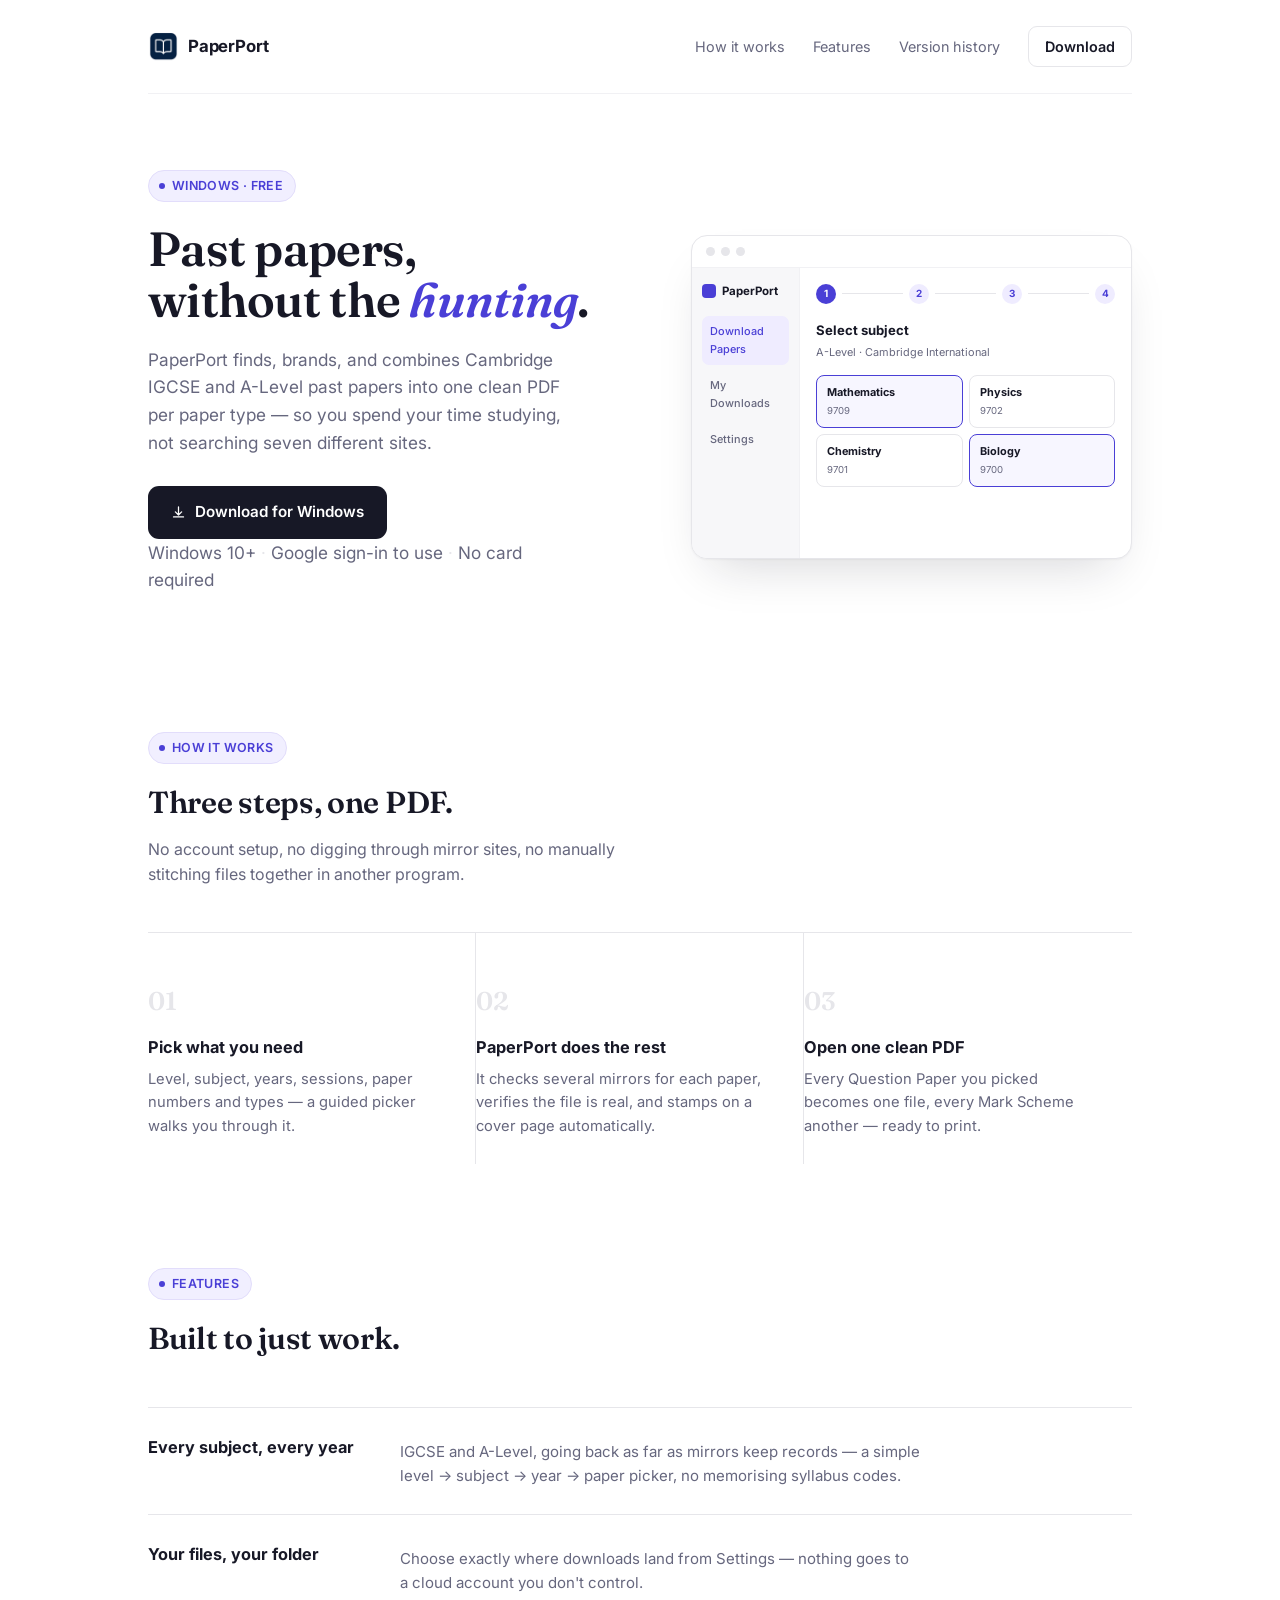
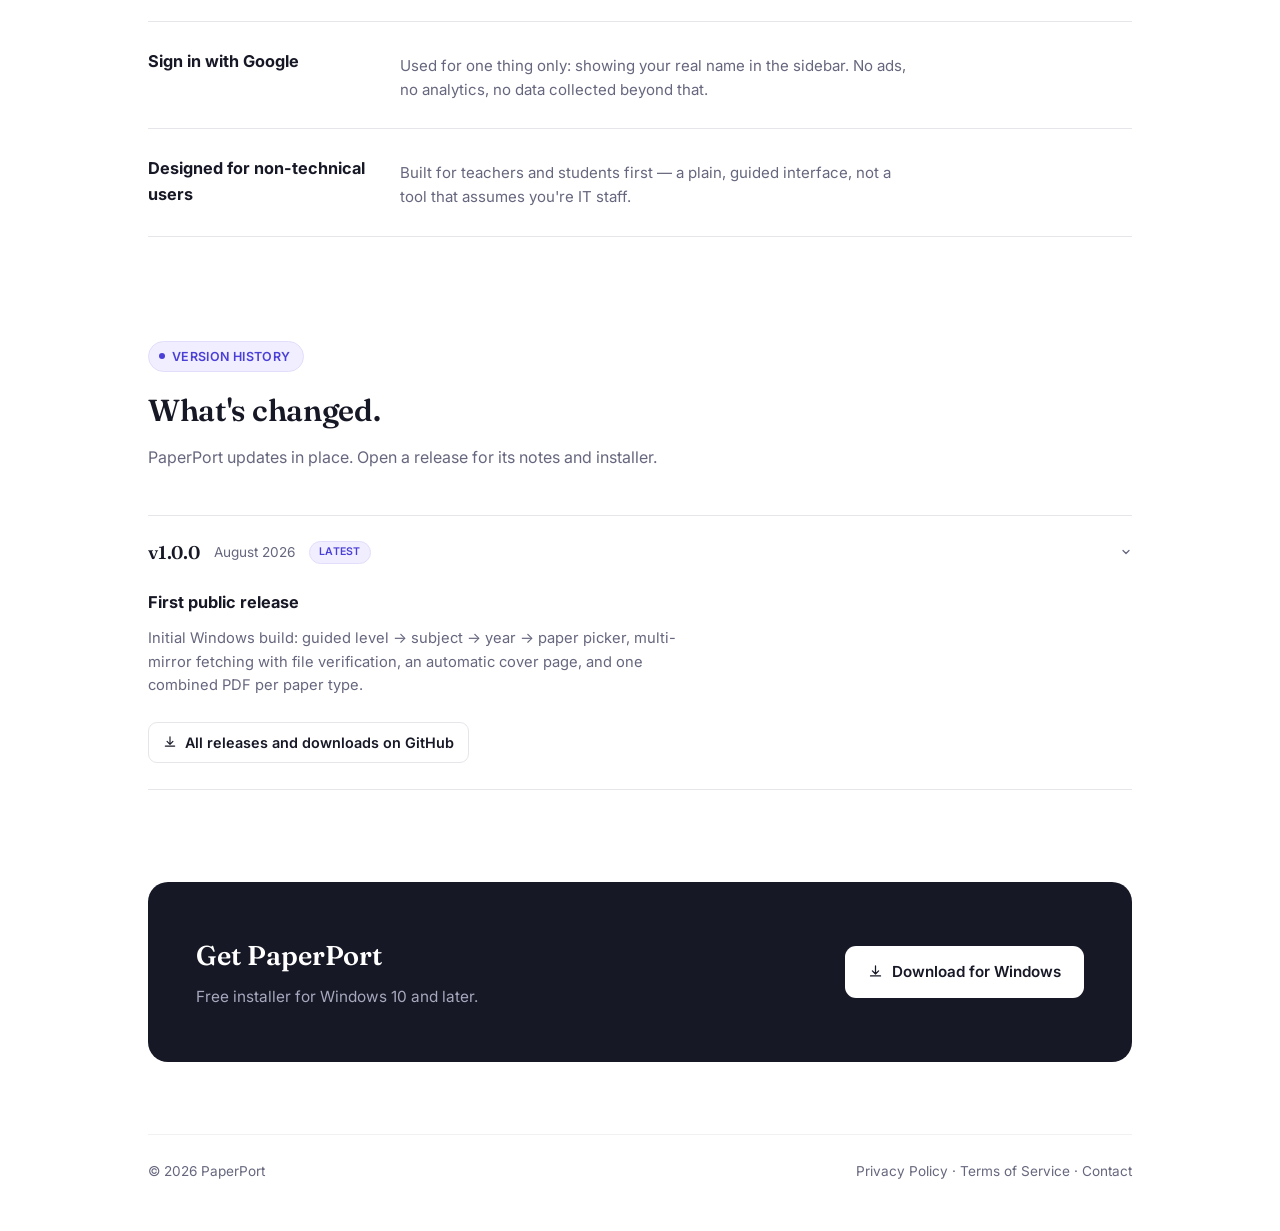
<file: index.html>
<!doctype html>
<html lang="en">
<head>
<meta charset="utf-8">
<meta name="viewport" content="width=device-width,initial-scale=1">
<title>PaperPort — Cambridge Past Papers, Done For You</title>
<meta name="description" content="PaperPort downloads, brands, and combines Cambridge (CAIE) past exam papers into one printable PDF per paper type.">
<link rel="icon" href="icon.png">
<link rel="preconnect" href="https://fonts.googleapis.com">
<link rel="preconnect" href="https://fonts.gstatic.com" crossorigin>
<link href="https://fonts.googleapis.com/css2?family=Fraunces:opsz,wght@9..144,500;9..144,600&family=Inter:wght@400;500;600;700&display=swap" rel="stylesheet">
<style>
  :root{
    --primary:#4a3fd6; --primary-dark:#372fa8; --ink:#171826; --muted:#66677e;
    --bg:#ffffff; --surface:#ffffff; --line:#e6e6ea; --line-soft:#f1f1f4;
  }
  *{box-sizing:border-box}
  html{scroll-behavior:smooth}
  body{
    margin:0; background:var(--bg); color:var(--ink);
    font-family:'Inter',-apple-system,BlinkMacSystemFont,"Segoe UI",Roboto,sans-serif;
    line-height:1.6; -webkit-font-smoothing:antialiased;
  }
  h1,h2,.serif{font-family:'Fraunces',Georgia,serif}
  a{color:var(--primary)}
  .wrap{max-width:1040px; margin:0 auto; padding:0 28px}

  /* ---------- header ---------- */
  header.top{
    display:flex; align-items:center; justify-content:space-between;
    padding:26px 0; border-bottom:1px solid var(--line-soft);
  }
  .brand{display:flex; align-items:center; gap:10px; text-decoration:none; color:var(--ink)}
  .brand img{width:30px; height:30px; border-radius:8px}
  .brand strong{font-size:1.05rem; letter-spacing:-.01em}
  nav.top-links{display:flex; align-items:center; gap:28px; font-size:.9rem}
  nav.top-links a{color:var(--muted); text-decoration:none}
  nav.top-links a:hover{color:var(--ink)}
  .nav-cta{
    color:var(--ink) !important; border:1px solid var(--line); border-radius:9px;
    padding:8px 16px; font-weight:600;
  }
  .nav-cta:hover{border-color:var(--primary); color:var(--primary) !important}

  /* ---------- hero ---------- */
  .hero{
    display:grid; grid-template-columns:1.05fr .95fr; gap:56px; align-items:center;
    padding:76px 0 88px;
  }
  .kicker{
    display:inline-flex; align-items:center; gap:7px; font-size:.78rem; font-weight:600;
    letter-spacing:.03em; text-transform:uppercase; color:var(--primary);
    background:#f1efff; border:1px solid #e2ddfb; padding:5px 12px 5px 10px; border-radius:99px;
    margin-bottom:22px;
  }
  .kicker span{width:6px; height:6px; border-radius:50%; background:var(--primary); display:inline-block}
  .hero h1{
    font-size:3rem; font-weight:600; line-height:1.06; letter-spacing:-.015em; margin:0 0 20px;
  }
  .hero h1 em{font-style:italic; color:var(--primary)}
  .hero p{font-size:1.08rem; color:var(--muted); max-width:440px; margin:0 0 30px}
  .hero-actions{display:flex; align-items:center; gap:18px; flex-wrap:wrap}
  .btn{
    display:inline-flex; align-items:center; gap:9px; padding:13px 22px; border-radius:11px;
    font-weight:600; font-size:.95rem; text-decoration:none; border:1px solid transparent;
  }
  .btn-primary{background:var(--ink); color:#fff}
  .btn-primary:hover{background:#000}
  .btn svg{flex:none}
  .fine{color:var(--muted); font-size:.82rem; margin:22px 0 0}
  .fine .dot{color:var(--line)}

  /* ---------- mockup ---------- */
  .mock{
    background:var(--surface); border:1px solid var(--line); border-radius:16px;
    box-shadow:0 1px 2px rgba(23,24,38,.04), 0 24px 48px -20px rgba(23,24,38,.18);
    overflow:hidden;
  }
  .mock-bar{
    display:flex; align-items:center; gap:6px; padding:11px 14px; border-bottom:1px solid var(--line-soft);
  }
  .mock-bar i{width:9px; height:9px; border-radius:50%; background:var(--line)}
  .mock-body{display:grid; grid-template-columns:108px 1fr; min-height:290px; font-size:.68rem}
  .mock-side{background:#f7f7f9; border-right:1px solid var(--line-soft); padding:14px 10px}
  .mock-brand{display:flex; align-items:center; gap:6px; margin-bottom:16px; font-weight:700; font-size:.72rem}
  .mock-brand i{width:14px; height:14px; border-radius:4px; background:var(--primary)}
  .mock-nav-item{
    padding:7px 8px; border-radius:7px; margin-bottom:5px; color:var(--muted); font-weight:500;
  }
  .mock-nav-item.on{background:#efecff; color:var(--primary)}
  .mock-main{padding:16px}
  .mock-steps{display:flex; align-items:center; gap:6px; margin-bottom:16px}
  .mock-step{
    width:20px; height:20px; border-radius:50%; display:flex; align-items:center; justify-content:center;
    font-weight:700; font-size:.62rem; background:#efecff; color:var(--primary);
  }
  .mock-step.done{background:var(--primary); color:#fff}
  .mock-step-line{flex:1; height:1px; background:var(--line)}
  .mock-h{font-weight:700; font-size:.82rem; margin-bottom:3px}
  .mock-sub{color:var(--muted); margin-bottom:14px}
  .mock-chips{display:flex; flex-wrap:wrap; gap:6px}
  .mock-chip{
    border:1px solid var(--line); border-radius:8px; padding:8px 10px; width:calc(50% - 3px);
  }
  .mock-chip.sel{border-color:var(--primary); background:#f7f6ff}
  .mock-chip b{display:block; font-size:.68rem}
  .mock-chip span{color:var(--muted); font-size:.6rem}

  /* ---------- how it works ---------- */
  .section{padding:20px 0 84px}
  .section-head{max-width:520px; margin:0 0 44px}
  .section-head .kicker{margin-bottom:14px}
  .section-head h2{font-size:1.9rem; font-weight:600; margin:0 0 10px; letter-spacing:-.01em}
  .section-head p{color:var(--muted); margin:0; font-size:1rem}

  .steps{display:grid; grid-template-columns:repeat(3,1fr); gap:0; border-top:1px solid var(--line)}
  .step{padding:26px 26px 26px 0; border-right:1px solid var(--line)}
  .step:last-child{border-right:none}
  .step-num{font-family:'Fraunces',serif; font-size:1.6rem; color:var(--line); font-weight:600; margin:22px 0 12px}
  .step h3{margin:0 0 8px; font-size:1.02rem}
  .step p{margin:0; color:var(--muted); font-size:.92rem}

  /* ---------- feature list ---------- */
  .list{border-top:1px solid var(--line)}
  .row{
    display:grid; grid-template-columns:220px 1fr; gap:32px; padding:26px 0;
    border-bottom:1px solid var(--line);
  }
  .row h3{margin:0; font-size:1.02rem}
  .row p{margin:6px 0 0; color:var(--muted); font-size:.94rem; max-width:520px}

  /* ---------- version history ---------- */
  .releases{list-style:none; margin:0; padding:0; border-top:1px solid var(--line)}
  .release{border-bottom:1px solid var(--line)}
  .release-summary{
    cursor:pointer; list-style:none; display:flex; align-items:center; gap:14px;
    padding:22px 0;
  }
  .release-summary::-webkit-details-marker{display:none}
  .release-summary:hover .release-tag{color:var(--primary)}
  .release-tag{font-family:'Fraunces',serif; font-size:1.15rem; font-weight:600; letter-spacing:-.01em}
  .release-date{color:var(--muted); font-size:.85rem}
  .release-badge{
    font-size:.66rem; font-weight:600; letter-spacing:.03em;
    text-transform:uppercase; color:var(--primary); background:#f1efff;
    border:1px solid #e2ddfb; border-radius:99px; padding:2px 9px;
  }
  .release-badge.pre{color:#8a5a00; background:#fff4e0; border-color:#f0dcb0}
  .release-chevron{
    margin-left:auto; flex:none; color:var(--muted); display:inline-flex;
    transition:transform .15s ease;
  }
  .release[open] .release-chevron{transform:rotate(90deg)}
  .release-detail{padding:0 0 26px; max-width:640px}
  .release-detail h3{margin:0 0 4px; font-size:1.02rem}
  .release-notes{padding:2px 0}
  .release-notes h4{margin:14px 0 6px; font-size:.9rem; font-weight:700}
  .release-notes h4:first-child{margin-top:0}
  .release-notes p{margin:6px 0; color:var(--muted); font-size:.92rem; max-width:560px}
  .release-notes ul{margin:6px 0; padding-left:18px}
  .release-notes li{color:var(--muted); font-size:.92rem; margin:3px 0}
  .release-notes code{
    font-family:ui-monospace,SFMono-Regular,Menlo,Consolas,monospace; font-size:.85em;
    background:#f4f4f6; border:1px solid var(--line-soft); border-radius:5px; padding:1px 5px;
  }
  .release-notes a{color:var(--primary); text-decoration:none}
  .release-notes a:hover{text-decoration:underline}
  .release-dl{
    display:inline-flex; align-items:center; gap:8px; margin-top:16px;
    font-size:.9rem; font-weight:600; color:var(--ink); text-decoration:none;
    border:1px solid var(--line); border-radius:9px; padding:8px 14px;
  }
  .release-dl:hover{border-color:var(--primary); color:var(--primary)}
  .release-dl span{color:var(--muted); font-weight:400}
  .release-dl:hover span{color:var(--primary)}
  .releases-note{color:var(--muted); font-size:.86rem; padding:18px 0 0; margin:0}

  /* ---------- final cta ---------- */
  .cta{
    background:var(--ink); border-radius:20px; padding:52px 48px; margin:8px 0 72px;
    display:flex; align-items:center; justify-content:space-between; gap:24px; flex-wrap:wrap;
  }
  .cta h2{color:#fff; font-size:1.7rem; margin:0 0 8px; font-weight:600}
  .cta p{color:#a7a8bd; margin:0; font-size:.96rem}
  .cta .btn-primary{background:#fff; color:var(--ink)}
  .cta .btn-primary:hover{background:#f1f1f5}

  footer{border-top:1px solid var(--line-soft); padding:26px 0 48px; color:var(--muted); font-size:.85rem}
  footer .row2{display:flex; flex-wrap:wrap; gap:8px 22px; align-items:center; justify-content:space-between}
  footer a{color:var(--muted); text-decoration:none}
  footer a:hover{color:var(--primary)}

  @media(max-width:820px){
    .hero{grid-template-columns:1fr; padding:44px 0 56px}
    .hero h1{font-size:2.3rem}
    .steps{grid-template-columns:1fr}
    .step{border-right:none; border-bottom:1px solid var(--line); padding:22px 0}
    .row{grid-template-columns:1fr; gap:8px}
    nav.top-links{gap:16px}
    .cta{padding:36px 26px; text-align:center; justify-content:center}
    .release-summary{flex-wrap:wrap; gap:8px 12px}
    .release-chevron{order:-1; margin-left:0}
  }
</style>
</head>
<body>
<div class="wrap">
  <header class="top">
    <a class="brand" href="index.html"><img src="icon.png" alt=""><strong>PaperPort</strong></a>
    <nav class="top-links">
      <a href="#how">How it works</a>
      <a href="#features">Features</a>
      <a href="#versions">Version history</a>
      <a class="nav-cta" href="https://github.com/Fe4nando/PaperPort-Site/releases/latest/download/PaperPortSetup.exe">Download</a>
    </nav>
  </header>

  <section class="hero">
    <div>
      <div class="kicker"><span></span> Windows · Free</div>
      <h1>Past papers,<br>without the <em>hunting</em>.</h1>
      <p>PaperPort finds, brands, and combines Cambridge IGCSE and A-Level past papers
      into one clean PDF per paper type — so you spend your time studying, not
      searching seven different sites.</p>
      <div class="hero-actions">
        <a class="btn btn-primary" href="https://github.com/Fe4nando/PaperPort-Site/releases/latest/download/PaperPortSetup.exe">
          <svg width="15" height="15" viewBox="0 0 24 24" fill="none"><path d="M12 3v13m0 0 5-5m-5 5-5-5" stroke="currentColor" stroke-width="2" stroke-linecap="round" stroke-linejoin="round"/><path d="M4 19h16" stroke="currentColor" stroke-width="2" stroke-linecap="round"/></svg>
          Download for Windows
        </a>
      </div>
      <p class="fine">Windows 10+ <span class="dot">·</span> Google sign-in to use <span class="dot">·</span> No card required</p>
    </div>

    <div class="mock">
      <div class="mock-bar"><i></i><i></i><i></i></div>
      <div class="mock-body">
        <div class="mock-side">
          <div class="mock-brand"><i></i>PaperPort</div>
          <div class="mock-nav-item on">Download Papers</div>
          <div class="mock-nav-item">My Downloads</div>
          <div class="mock-nav-item">Settings</div>
        </div>
        <div class="mock-main">
          <div class="mock-steps">
            <div class="mock-step done">1</div><div class="mock-step-line"></div>
            <div class="mock-step">2</div><div class="mock-step-line"></div>
            <div class="mock-step">3</div><div class="mock-step-line"></div>
            <div class="mock-step">4</div>
          </div>
          <div class="mock-h">Select subject</div>
          <div class="mock-sub">A-Level · Cambridge International</div>
          <div class="mock-chips">
            <div class="mock-chip sel"><b>Mathematics</b><span>9709</span></div>
            <div class="mock-chip"><b>Physics</b><span>9702</span></div>
            <div class="mock-chip"><b>Chemistry</b><span>9701</span></div>
            <div class="mock-chip sel"><b>Biology</b><span>9700</span></div>
          </div>
        </div>
      </div>
    </div>
  </section>

  <section class="section" id="how">
    <div class="section-head">
      <div class="kicker"><span></span> How it works</div>
      <h2>Three steps, one PDF.</h2>
      <p>No account setup, no digging through mirror sites, no manually stitching
      files together in another program.</p>
    </div>
    <div class="steps">
      <div class="step">
        <div class="step-num">01</div>
        <h3>Pick what you need</h3>
        <p>Level, subject, years, sessions, paper numbers and types — a guided picker
        walks you through it.</p>
      </div>
      <div class="step">
        <div class="step-num">02</div>
        <h3>PaperPort does the rest</h3>
        <p>It checks several mirrors for each paper, verifies the file is real, and
        stamps on a cover page automatically.</p>
      </div>
      <div class="step">
        <div class="step-num">03</div>
        <h3>Open one clean PDF</h3>
        <p>Every Question Paper you picked becomes one file, every Mark Scheme
        another — ready to print.</p>
      </div>
    </div>
  </section>

  <section class="section" id="features">
    <div class="section-head">
      <div class="kicker"><span></span> Features</div>
      <h2>Built to just work.</h2>
    </div>
    <div class="list">
      <div class="row">
        <h3>Every subject, every year</h3>
        <p>IGCSE and A-Level, going back as far as mirrors keep records — a simple
        level → subject → year → paper picker, no memorising syllabus codes.</p>
      </div>
      <div class="row">
        <h3>Your files, your folder</h3>
        <p>Choose exactly where downloads land from Settings — nothing goes to a
        cloud account you don't control.</p>
      </div>
      <div class="row">
        <h3>Sign in with Google</h3>
        <p>Used for one thing only: showing your real name in the sidebar. No ads,
        no analytics, no data collected beyond that.</p>
      </div>
      <div class="row">
        <h3>Designed for non-technical users</h3>
        <p>Built for teachers and students first — a plain, guided interface, not a
        tool that assumes you're IT staff.</p>
      </div>
    </div>
  </section>

  <section class="section" id="versions">
    <div class="section-head">
      <div class="kicker"><span></span> Version history</div>
      <h2>What's changed.</h2>
      <p>PaperPort updates in place. Open a release for its notes and installer.</p>
    </div>
    <ol class="releases" id="releaseList">
      <li>
        <details class="release" open>
          <summary class="release-summary">
            <span class="release-tag">v1.0.0</span>
            <span class="release-date">August 2026</span>
            <span class="release-badge">Latest</span>
            <span class="release-chevron" aria-hidden="true"><svg width="12" height="12" viewBox="0 0 24 24" fill="none"><path d="m9 6 6 6-6 6" stroke="currentColor" stroke-width="2.5" stroke-linecap="round" stroke-linejoin="round"/></svg></span>
          </summary>
          <div class="release-detail">
            <h3>First public release</h3>
            <div class="release-notes">
              <p>Initial Windows build: guided level → subject → year → paper picker,
              multi-mirror fetching with file verification, an automatic cover page,
              and one combined PDF per paper type.</p>
            </div>
            <a class="release-dl" href="https://github.com/Fe4nando/PaperPort-Site/releases">
              <svg width="14" height="14" viewBox="0 0 24 24" fill="none" aria-hidden="true"><path d="M12 3v13m0 0 5-5m-5 5-5-5" stroke="currentColor" stroke-width="2" stroke-linecap="round" stroke-linejoin="round"/><path d="M4 19h16" stroke="currentColor" stroke-width="2" stroke-linecap="round"/></svg>
              All releases and downloads on GitHub
            </a>
          </div>
        </details>
      </li>
    </ol>
  </section>

  <section class="cta">
    <div>
      <h2>Get PaperPort</h2>
      <p>Free installer for Windows 10 and later.</p>
    </div>
    <a class="btn btn-primary" href="https://github.com/Fe4nando/PaperPort-Site/releases/latest/download/PaperPortSetup.exe">
      <svg width="15" height="15" viewBox="0 0 24 24" fill="none"><path d="M12 3v13m0 0 5-5m-5 5-5-5" stroke="currentColor" stroke-width="2" stroke-linecap="round" stroke-linejoin="round"/><path d="M4 19h16" stroke="currentColor" stroke-width="2" stroke-linecap="round"/></svg>
      Download for Windows
    </a>
  </section>

  <footer>
    <div class="row2">
      <span>© 2026 PaperPort</span>
      <span>
        <a href="privacy.html">Privacy Policy</a> ·
        <a href="terms.html">Terms of Service</a> ·
        <a href="mailto:adminpaperport@gmail.com">Contact</a>
      </span>
    </div>
  </footer>
</div>
<script>
(function(){
  var LIST = document.getElementById('releaseList');
  if(!LIST) return;
  var REPO = 'Fe4nando/PaperPort-Site';
  var API = 'https://api.github.com/repos/' + REPO + '/releases?per_page=30';
  var RELEASES_URL = 'https://github.com/' + REPO + '/releases';
  var CACHE_KEY = 'pp_releases_v1';

  function esc(s){
    return String(s).replace(/&/g,'&amp;').replace(/</g,'&lt;').replace(/>/g,'&gt;');
  }
  function inline(s){
    return esc(s)
      .replace(/`([^`]+)`/g, '<code>$1</code>')
      .replace(/\*\*([^*]+)\*\*/g, '<strong>$1</strong>')
      .replace(/\[([^\]]+)\]\(([^)\s]+)\)/g, function(m, t, u){
        var safe = /^https?:\/\//i.test(u) ? u : '#';
        return '<a href="' + esc(safe) + '" target="_blank" rel="noopener">' + t + '</a>';
      });
  }
  // Minimal Markdown: headings, bullet lists, bold, inline code, links, paragraphs.
  function mdLite(src){
    var lines = String(src || '').replace(/\r\n/g, '\n').split('\n');
    var out = '', inUl = false;
    function closeUl(){ if(inUl){ out += '</ul>'; inUl = false; } }
    lines.forEach(function(raw){
      var t = raw.trim();
      if(!t){ closeUl(); return; }
      var h = t.match(/^#{1,6}\s+(.*)$/);
      if(h){ closeUl(); out += '<h4>' + inline(h[1]) + '</h4>'; return; }
      var li = t.match(/^[-*]\s+(.*)$/);
      if(li){ if(!inUl){ out += '<ul>'; inUl = true; } out += '<li>' + inline(li[1]) + '</li>'; return; }
      closeUl();
      out += '<p>' + inline(t) + '</p>';
    });
    closeUl();
    return out;
  }
  function fmtDate(iso){
    var d = new Date(iso);
    if(isNaN(d)) return '';
    return d.toLocaleDateString(undefined, { day:'numeric', month:'short', year:'numeric' });
  }
  function fmtSize(bytes){
    if(!bytes) return '';
    return Math.round(bytes / 1048576) + ' MB';
  }
  function versionLabel(tag){
    return 'v' + String(tag || '').replace(/^v/i, '');
  }
  function pickAsset(assets){
    assets = assets || [];
    for(var i = 0; i < assets.length; i++){
      if(/\.exe$/i.test(assets[i].name)) return assets[i];
    }
    return assets[0] || null;
  }

  function render(releases){
    var items = (releases || []).filter(function(r){ return !r.draft; });
    if(!items.length) return false;

    var CHEVRON = '<svg width="12" height="12" viewBox="0 0 24 24" fill="none"><path d="m9 6 6 6-6 6" stroke="currentColor" stroke-width="2.5" stroke-linecap="round" stroke-linejoin="round"/></svg>';
    var DL_ICON = '<svg width="14" height="14" viewBox="0 0 24 24" fill="none" aria-hidden="true"><path d="M12 3v13m0 0 5-5m-5 5-5-5" stroke="currentColor" stroke-width="2" stroke-linecap="round" stroke-linejoin="round"/><path d="M4 19h16" stroke="currentColor" stroke-width="2" stroke-linecap="round"/></svg>';

    var frag = document.createDocumentFragment();
    items.forEach(function(r, i){
      var li = document.createElement('li');

      var asset = pickAsset(r.assets);
      var dlHref = asset ? asset.browser_download_url : r.html_url;
      var dlName = asset ? asset.name : 'View on GitHub';
      var dlSize = asset ? fmtSize(asset.size) : '';

      var badge = i === 0
        ? '<span class="release-badge">Latest</span>'
        : (r.prerelease ? '<span class="release-badge pre">Pre-release</span>' : '');

      var notes = r.body && r.body.trim()
        ? '<div class="release-notes">' + mdLite(r.body) + '</div>'
        : '';

      // The whole entry is a <details>: summary shows version/date/badge,
      // expanding reveals the notes and the version-specific installer link.
      li.innerHTML =
        '<details class="release"' + (i === 0 ? ' open' : '') + '>'
          + '<summary class="release-summary">'
            + '<span class="release-tag">' + esc(versionLabel(r.tag_name)) + '</span>'
            + '<span class="release-date">' + esc(fmtDate(r.published_at || r.created_at)) + '</span>'
            + badge
            + '<span class="release-chevron" aria-hidden="true">' + CHEVRON + '</span>'
          + '</summary>'
          + '<div class="release-detail">'
            + (r.name ? '<h3>' + esc(r.name) + '</h3>' : '')
            + notes
            + '<a class="release-dl" href="' + esc(dlHref) + '">'
              + DL_ICON + esc(dlName) + (dlSize ? ' <span>(' + esc(dlSize) + ')</span>' : '')
            + '</a>'
          + '</div>'
        + '</details>';
      frag.appendChild(li);
    });

    LIST.innerHTML = '';
    LIST.appendChild(frag);

    var note = document.createElement('p');
    note.className = 'releases-note';
    note.innerHTML = 'Pulled live from <a href="' + RELEASES_URL + '">GitHub Releases</a>.';
    LIST.parentNode.appendChild(note);
    return true;
  }

  try{
    var cached = JSON.parse(sessionStorage.getItem(CACHE_KEY) || 'null');
    if(cached && Date.now() - cached.t < 600000 && render(cached.d)) return;
  }catch(e){}

  fetch(API, { headers: { 'Accept': 'application/vnd.github+json' } })
    .then(function(res){ if(!res.ok) throw new Error(res.status); return res.json(); })
    .then(function(data){
      try{ sessionStorage.setItem(CACHE_KEY, JSON.stringify({ t: Date.now(), d: data })); }catch(e){}
      render(data);
    })
    .catch(function(){ /* keep the static fallback entry already in the list */ });
})();
</script>
</body>
</html>
</file>
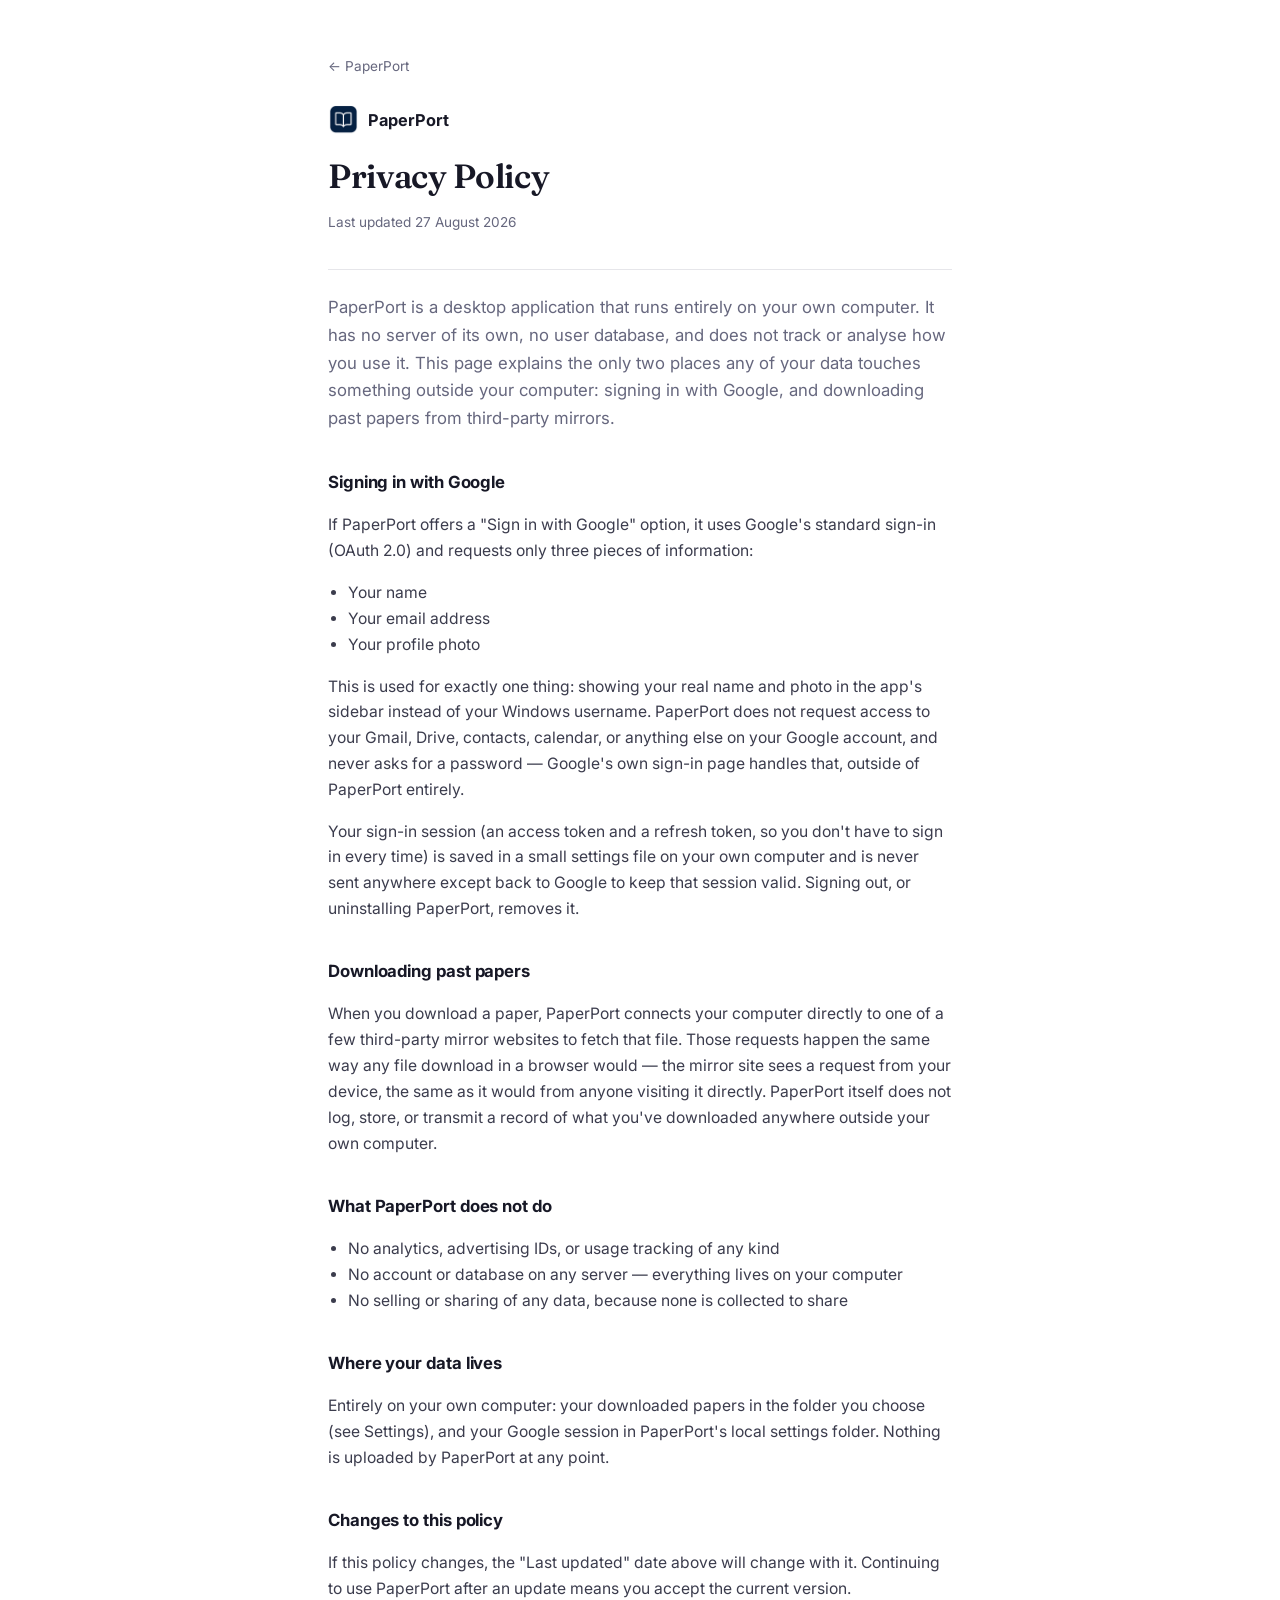
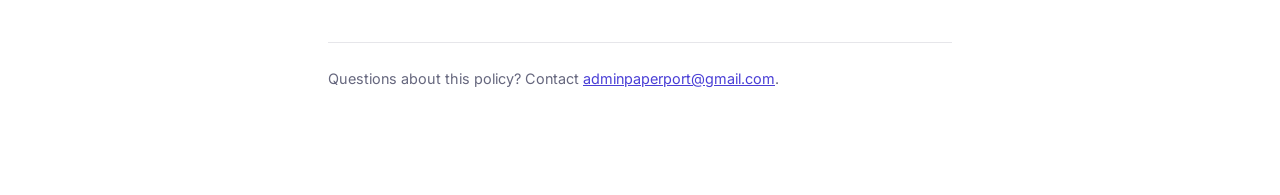
<file: privacy.html>
<!doctype html>
<html lang="en">
<head>
<meta charset="utf-8">
<meta name="viewport" content="width=device-width,initial-scale=1">
<title>Privacy Policy — PaperPort</title>
<link rel="icon" href="icon.png">
<link rel="preconnect" href="https://fonts.googleapis.com">
<link rel="preconnect" href="https://fonts.gstatic.com" crossorigin>
<link href="https://fonts.googleapis.com/css2?family=Fraunces:opsz,wght@9..144,500;9..144,600&family=Inter:wght@400;500;600;700&display=swap" rel="stylesheet">
<style>
  :root{
    --primary:#4a3fd6; --ink:#171826; --muted:#66677e; --bg:#ffffff;
    --line:#e6e6ea;
  }
  *{box-sizing:border-box}
  body{
    margin:0; background:var(--bg); color:var(--ink);
    font-family:'Inter',-apple-system,BlinkMacSystemFont,"Segoe UI",Roboto,sans-serif;
    line-height:1.65; -webkit-font-smoothing:antialiased;
  }
  h1,.serif{font-family:'Fraunces',Georgia,serif}
  a{color:var(--primary)}
  .wrap{max-width:680px; margin:0 auto; padding:52px 28px 90px}
  .back{display:inline-flex; align-items:center; gap:6px; font-size:.85rem; color:var(--muted); text-decoration:none; margin-bottom:28px}
  .back:hover{color:var(--ink)}
  .brand{display:flex; align-items:center; gap:10px; margin-bottom:6px}
  .brand img{width:30px; height:30px; border-radius:8px}
  .brand strong{font-size:1.02rem}
  .updated{color:var(--muted); font-size:.85rem; margin:0 0 36px}
  h1{font-size:2.1rem; font-weight:600; letter-spacing:-.01em; margin:14px 0 6px}
  h2{font-size:1.05rem; font-weight:700; margin:36px 0 10px; letter-spacing:-.005em}
  p, li{color:#3b3c4d; font-size:.98rem}
  ul{padding-left:20px}
  .lead{font-size:1.05rem; color:var(--muted); border-top:1px solid var(--line); padding-top:24px; margin-top:8px}
  .contact{color:var(--muted); font-size:.9rem; margin-top:40px; padding-top:24px; border-top:1px solid var(--line)}
</style>
</head>
<body>
<div class="wrap">
  <a class="back" href="index.html">← PaperPort</a>
  <div class="brand"><img src="icon.png" alt=""><strong>PaperPort</strong></div>
  <h1>Privacy Policy</h1>
  <p class="updated">Last updated 27 August 2026</p>

  <p class="lead">PaperPort is a desktop application that runs entirely on your own computer. It has no
  server of its own, no user database, and does not track or analyse how you use it. This
  page explains the only two places any of your data touches something outside your
  computer: signing in with Google, and downloading past papers from third-party mirrors.</p>

  <h2>Signing in with Google</h2>
  <p>If PaperPort offers a "Sign in with Google" option, it uses Google's standard sign-in
  (OAuth 2.0) and requests only three pieces of information:</p>
  <ul>
    <li>Your name</li>
    <li>Your email address</li>
    <li>Your profile photo</li>
  </ul>
  <p>This is used for exactly one thing: showing your real name and photo in the app's
  sidebar instead of your Windows username. PaperPort does not request access to your
  Gmail, Drive, contacts, calendar, or anything else on your Google account, and never asks
  for a password — Google's own sign-in page handles that, outside of PaperPort entirely.</p>
  <p>Your sign-in session (an access token and a refresh token, so you don't have to sign in
  every time) is saved in a small settings file on your own computer and is never sent
  anywhere except back to Google to keep that session valid. Signing out, or uninstalling
  PaperPort, removes it.</p>

  <h2>Downloading past papers</h2>
  <p>When you download a paper, PaperPort connects your computer directly to one of a few
  third-party mirror websites to fetch that file. Those requests happen the same way any
  file download in a browser would — the mirror site sees a request from your device, the
  same as it would from anyone visiting it directly. PaperPort itself does not log, store,
  or transmit a record of what you've downloaded anywhere outside your own computer.</p>

  <h2>What PaperPort does not do</h2>
  <ul>
    <li>No analytics, advertising IDs, or usage tracking of any kind</li>
    <li>No account or database on any server — everything lives on your computer</li>
    <li>No selling or sharing of any data, because none is collected to share</li>
  </ul>

  <h2>Where your data lives</h2>
  <p>Entirely on your own computer: your downloaded papers in the folder you choose (see
  Settings), and your Google session in PaperPort's local settings folder. Nothing is
  uploaded by PaperPort at any point.</p>

  <h2>Changes to this policy</h2>
  <p>If this policy changes, the "Last updated" date above will change with it. Continuing
  to use PaperPort after an update means you accept the current version.</p>

  <p class="contact">Questions about this policy? Contact
    <a href="mailto:adminpaperport@gmail.com">adminpaperport@gmail.com</a>.</p>
</div>
</body>
</html>
</file>
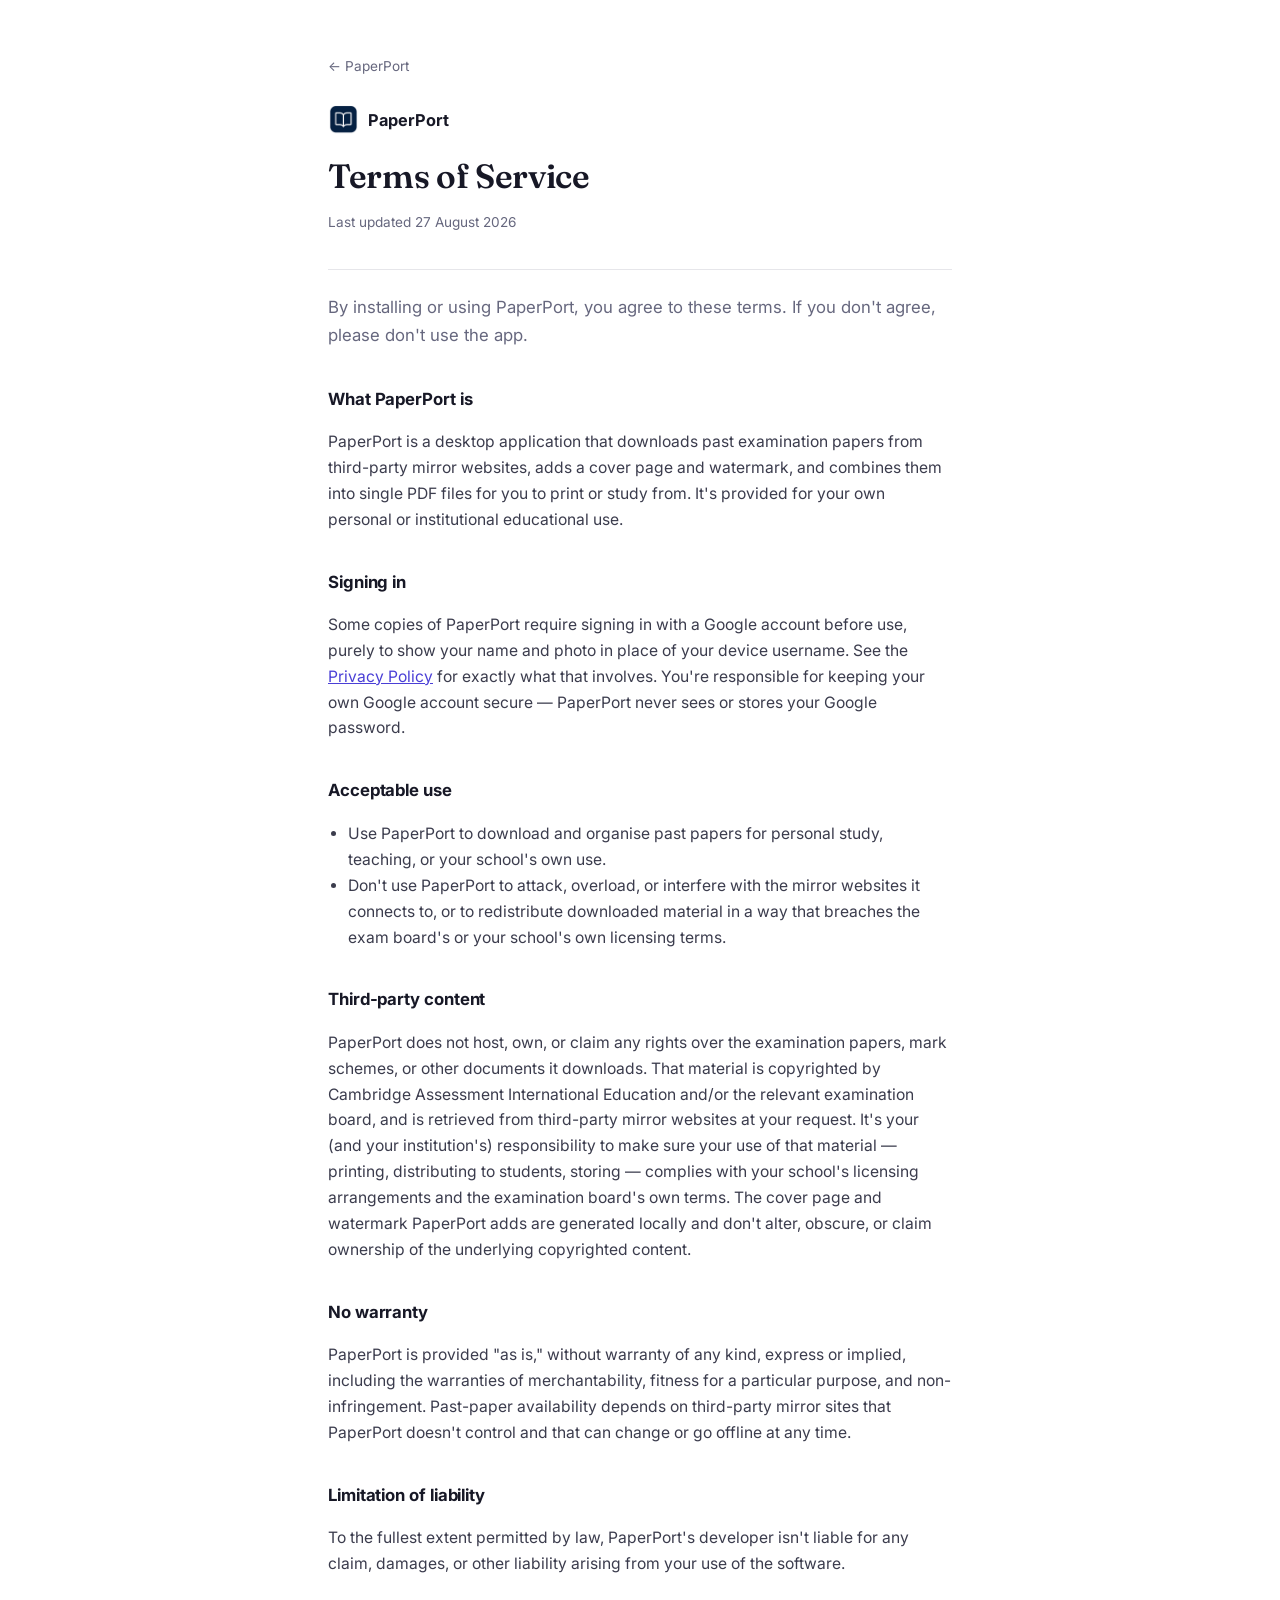
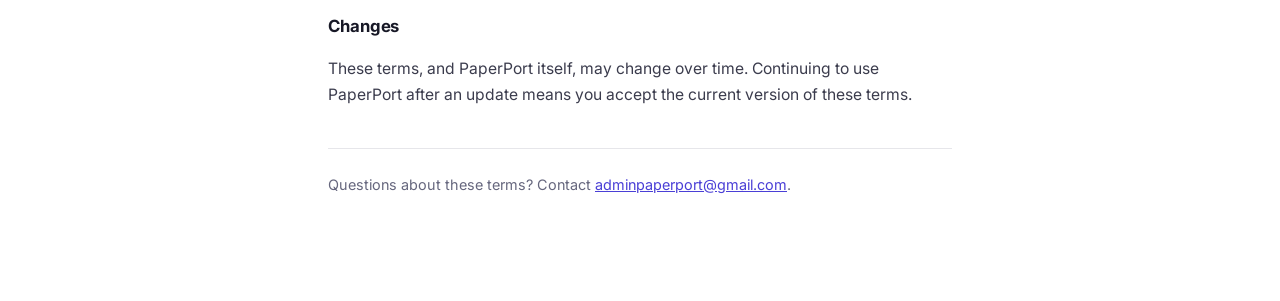
<file: terms.html>
<!doctype html>
<html lang="en">
<head>
<meta charset="utf-8">
<meta name="viewport" content="width=device-width,initial-scale=1">
<title>Terms of Service — PaperPort</title>
<link rel="icon" href="icon.png">
<link rel="preconnect" href="https://fonts.googleapis.com">
<link rel="preconnect" href="https://fonts.gstatic.com" crossorigin>
<link href="https://fonts.googleapis.com/css2?family=Fraunces:opsz,wght@9..144,500;9..144,600&family=Inter:wght@400;500;600;700&display=swap" rel="stylesheet">
<style>
  :root{
    --primary:#4a3fd6; --ink:#171826; --muted:#66677e; --bg:#ffffff;
    --line:#e6e6ea;
  }
  *{box-sizing:border-box}
  body{
    margin:0; background:var(--bg); color:var(--ink);
    font-family:'Inter',-apple-system,BlinkMacSystemFont,"Segoe UI",Roboto,sans-serif;
    line-height:1.65; -webkit-font-smoothing:antialiased;
  }
  h1,.serif{font-family:'Fraunces',Georgia,serif}
  a{color:var(--primary)}
  .wrap{max-width:680px; margin:0 auto; padding:52px 28px 90px}
  .back{display:inline-flex; align-items:center; gap:6px; font-size:.85rem; color:var(--muted); text-decoration:none; margin-bottom:28px}
  .back:hover{color:var(--ink)}
  .brand{display:flex; align-items:center; gap:10px; margin-bottom:6px}
  .brand img{width:30px; height:30px; border-radius:8px}
  .brand strong{font-size:1.02rem}
  .updated{color:var(--muted); font-size:.85rem; margin:0 0 36px}
  h1{font-size:2.1rem; font-weight:600; letter-spacing:-.01em; margin:14px 0 6px}
  h2{font-size:1.05rem; font-weight:700; margin:36px 0 10px; letter-spacing:-.005em}
  p, li{color:#3b3c4d; font-size:.98rem}
  ul{padding-left:20px}
  .lead{font-size:1.05rem; color:var(--muted); border-top:1px solid var(--line); padding-top:24px; margin-top:8px}
  .contact{color:var(--muted); font-size:.9rem; margin-top:40px; padding-top:24px; border-top:1px solid var(--line)}
</style>
</head>
<body>
<div class="wrap">
  <a class="back" href="index.html">← PaperPort</a>
  <div class="brand"><img src="icon.png" alt=""><strong>PaperPort</strong></div>
  <h1>Terms of Service</h1>
  <p class="updated">Last updated 27 August 2026</p>

  <p class="lead">By installing or using PaperPort, you agree to these terms. If you don't agree, please
  don't use the app.</p>

  <h2>What PaperPort is</h2>
  <p>PaperPort is a desktop application that downloads past examination papers from
  third-party mirror websites, adds a cover page and watermark, and combines them into
  single PDF files for you to print or study from. It's provided for your own personal or
  institutional educational use.</p>

  <h2>Signing in</h2>
  <p>Some copies of PaperPort require signing in with a Google account before use, purely to
  show your name and photo in place of your device username. See the
  <a href="privacy.html">Privacy Policy</a> for exactly what that involves. You're
  responsible for keeping your own Google account secure — PaperPort never sees or stores
  your Google password.</p>

  <h2>Acceptable use</h2>
  <ul>
    <li>Use PaperPort to download and organise past papers for personal study, teaching, or
    your school's own use.</li>
    <li>Don't use PaperPort to attack, overload, or interfere with the mirror websites it
    connects to, or to redistribute downloaded material in a way that breaches the exam
    board's or your school's own licensing terms.</li>
  </ul>

  <h2>Third-party content</h2>
  <p>PaperPort does not host, own, or claim any rights over the examination papers, mark
  schemes, or other documents it downloads. That material is copyrighted by Cambridge
  Assessment International Education and/or the relevant examination board, and is
  retrieved from third-party mirror websites at your request. It's your (and your
  institution's) responsibility to make sure your use of that material — printing,
  distributing to students, storing — complies with your school's licensing arrangements
  and the examination board's own terms. The cover page and watermark PaperPort adds are
  generated locally and don't alter, obscure, or claim ownership of the underlying
  copyrighted content.</p>

  <h2>No warranty</h2>
  <p>PaperPort is provided "as is," without warranty of any kind, express or implied,
  including the warranties of merchantability, fitness for a particular purpose, and
  non-infringement. Past-paper availability depends on third-party mirror sites that
  PaperPort doesn't control and that can change or go offline at any time.</p>

  <h2>Limitation of liability</h2>
  <p>To the fullest extent permitted by law, PaperPort's developer isn't liable for any
  claim, damages, or other liability arising from your use of the software.</p>

  <h2>Changes</h2>
  <p>These terms, and PaperPort itself, may change over time. Continuing to use PaperPort
  after an update means you accept the current version of these terms.</p>

  <p class="contact">Questions about these terms? Contact
    <a href="mailto:adminpaperport@gmail.com">adminpaperport@gmail.com</a>.</p>
</div>
</body>
</html>
</file>
